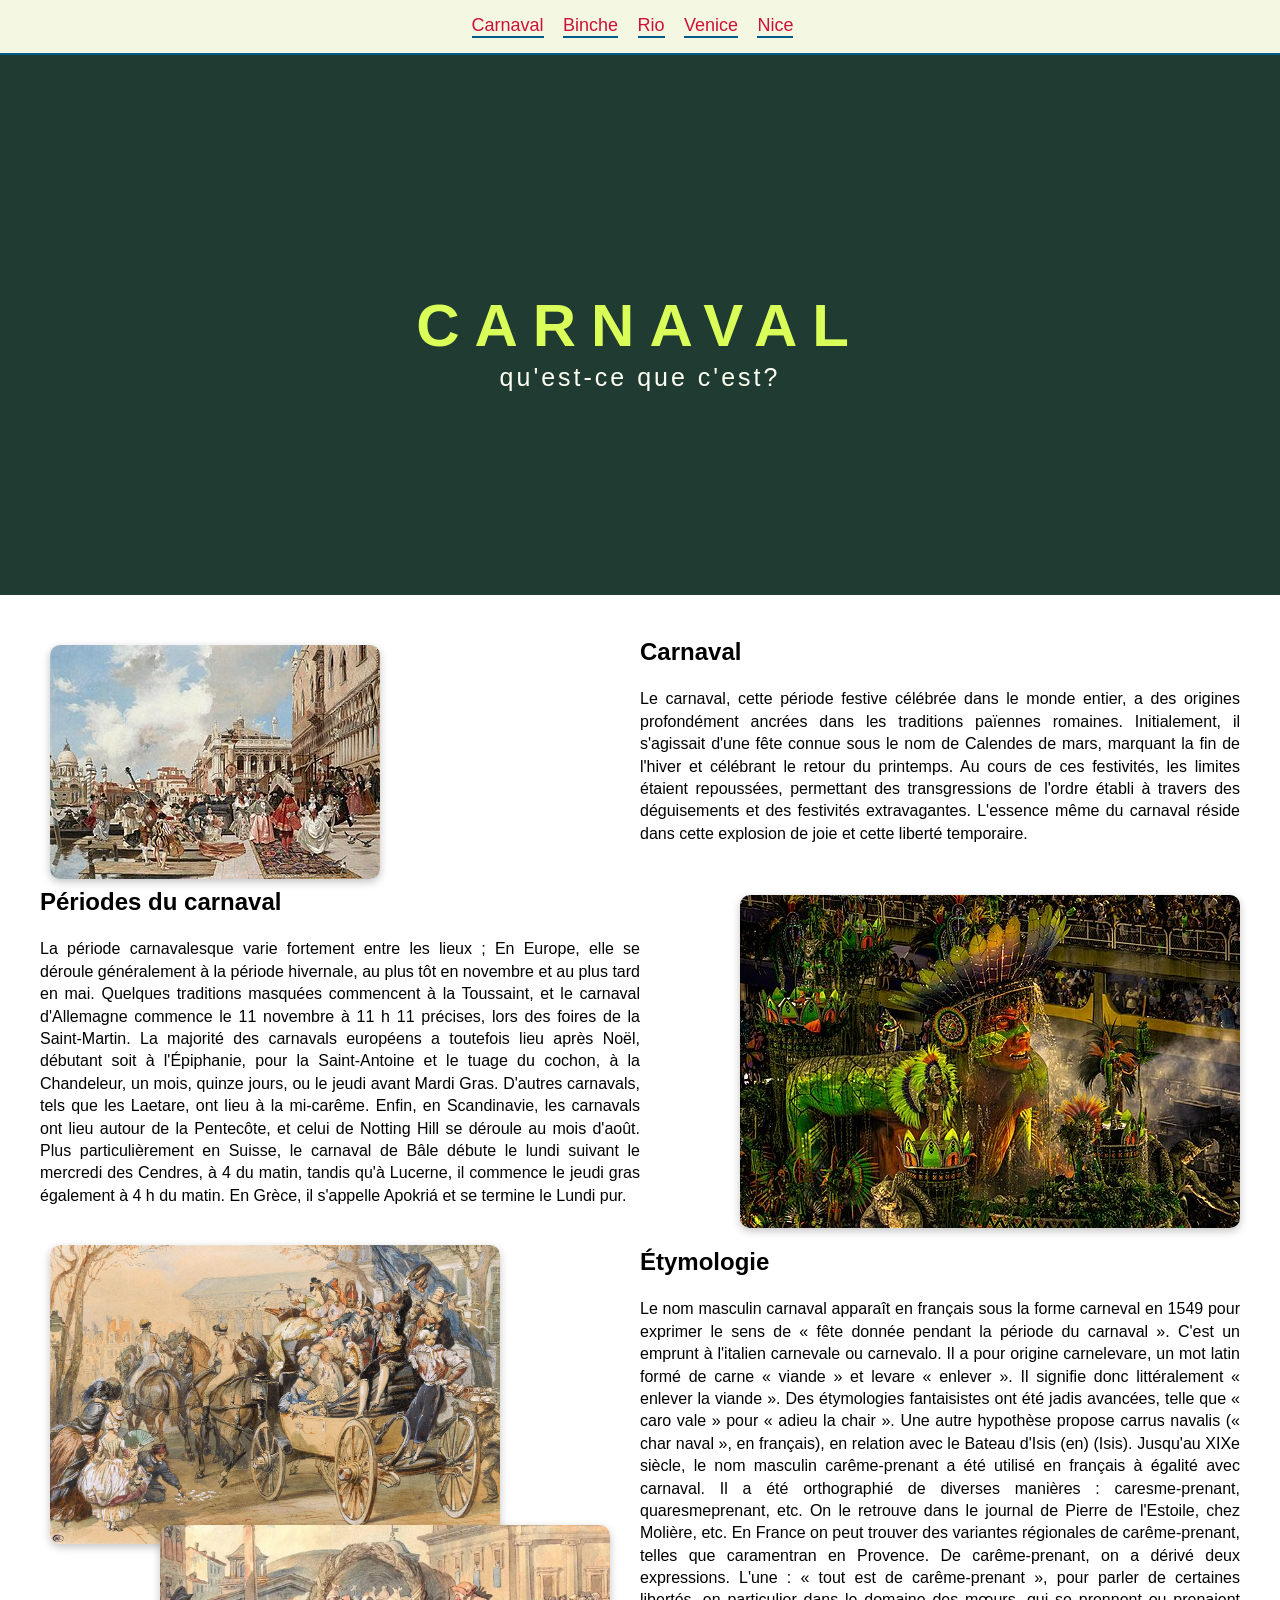
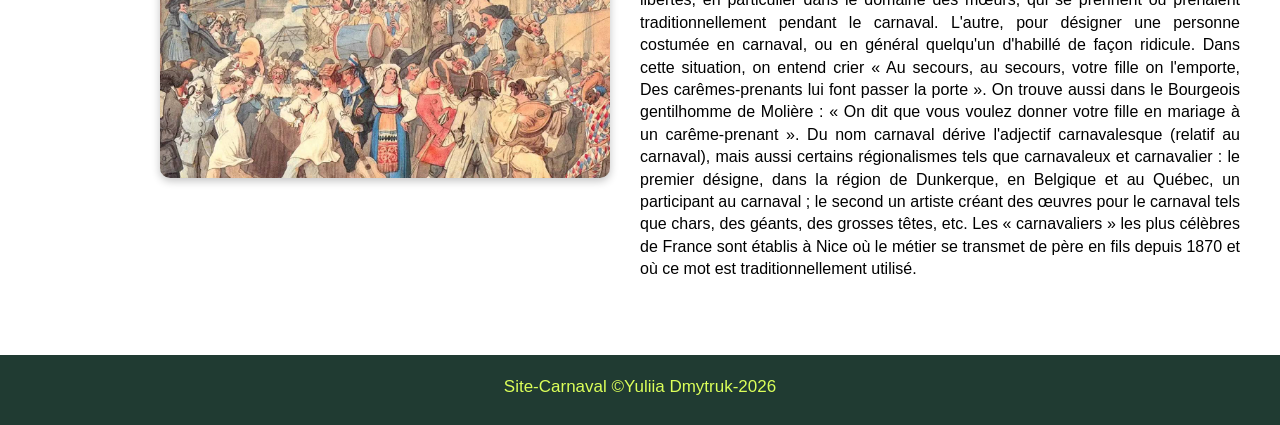
<file: carnaval.html>
<!DOCTYPE html>
<html lang="fr">
  <head>
    <meta charset="UTF-8" />
    <meta name="viewport" content="width=device-width, initial-scale=1.0" />
    <link rel="icon" type="image/x-icon" href="./images/favicon.svg" />
    <link rel="stylesheet" href="./css/style.css" />
    <title>Carnaval</title>
  </head>
  <body>
    <header>
      <nav>
        <ul class="nav_list">
          <a class="nav_link" href="./carnaval.html" target="_blank">
            Carnaval
          </a>
          <a class="nav_link" href="./binche.html" target="_blank"> Binche </a>
          <a class="nav_link" href="./rio.html" target="_blank"> Rio </a>

          <a class="nav_link" href="./venise.html" target="_blank"> Venice </a>
          <a class="nav_link" href="./nice.html" target="_blank"> Nice </a>
        </ul>
      </nav>
    </header>
    <div class="hero_carnaval">
      <h1 class="hero_text_carnaval">CARNAVAL</h1>
      <p class="hero_paragraph">qu'est-ce que c'est?</p>
    </div>

    <main>
      <div class="container container_carnaval">
        <div class="cards">
          <div class="carnaval_box_text carnaval_box_text_first">
            <h2 class="carnaval_title">Carnaval</h2>
            <p class="carnaval_text">
              Le carnaval, cette période festive célébrée dans le monde entier,
              a des origines profondément ancrées dans les traditions païennes
              romaines. Initialement, il s'agissait d'une fête connue sous le
              nom de Calendes de mars, marquant la fin de l'hiver et célébrant
              le retour du printemps. Au cours de ces festivités, les limites
              étaient repoussées, permettant des transgressions de l'ordre
              établi à travers des déguisements et des festivités extravagantes.
              L'essence même du carnaval réside dans cette explosion de joie et
              cette liberté temporaire.
            </p>
          </div>
          <div class="carnaval_box_text carnaval_box_text_second">
            <h2 class="carnaval_title">Périodes du carnaval</h2>
            <p class="carnaval_text">
              La période carnavalesque varie fortement entre les lieux ; En
              Europe, elle se déroule généralement à la période hivernale, au
              plus tôt en novembre et au plus tard en mai. Quelques traditions
              masquées commencent à la Toussaint, et le carnaval d'Allemagne
              commence le 11 novembre à 11 h 11 précises, lors des foires de la
              Saint-Martin. La majorité des carnavals européens a toutefois lieu
              après Noël, débutant soit à l'Épiphanie, pour la Saint-Antoine et
              le tuage du cochon, à la Chandeleur, un mois, quinze jours, ou le
              jeudi avant Mardi Gras. D'autres carnavals, tels que les Laetare,
              ont lieu à la mi-carême. Enfin, en Scandinavie, les carnavals ont
              lieu autour de la Pentecôte, et celui de Notting Hill se déroule
              au mois d'août. Plus particulièrement en Suisse, le carnaval de
              Bâle débute le lundi suivant le mercredi des Cendres, à 4 du
              matin, tandis qu'à Lucerne, il commence le jeudi gras également à
              4 h du matin. En Grèce, il s'appelle Apokriá et se termine le
              Lundi pur.
            </p>
          </div>

          <div class="carnaval_box_text carnaval_box_text_third">
            <h2 class="carnaval_title">Étymologie</h2>
            <p class="carnaval_text">
              Le nom masculin carnaval apparaît en français sous la forme
              carneval en 1549 pour exprimer le sens de « fête donnée pendant la
              période du carnaval ». C'est un emprunt à l'italien carnevale ou
              carnevalo. Il a pour origine carnelevare, un mot latin formé de
              carne « viande » et levare « enlever ». Il signifie donc
              littéralement « enlever la viande ». Des étymologies fantaisistes
              ont été jadis avancées, telle que « caro vale » pour « adieu la
              chair ». Une autre hypothèse propose carrus navalis (« char naval
              », en français), en relation avec le Bateau d'Isis (en) (Isis).
              Jusqu'au XIXe siècle, le nom masculin carême-prenant a été utilisé
              en français à égalité avec carnaval. Il a été orthographié de
              diverses manières : caresme-prenant, quaresmeprenant, etc. On le
              retrouve dans le journal de Pierre de l'Estoile, chez Molière,
              etc. En France on peut trouver des variantes régionales de
              carême-prenant, telles que caramentran en Provence. De
              carême-prenant, on a dérivé deux expressions. L'une : « tout est
              de carême-prenant », pour parler de certaines libertés, en
              particulier dans le domaine des mœurs, qui se prennent ou
              prenaient traditionnellement pendant le carnaval. L'autre, pour
              désigner une personne costumée en carnaval, ou en général
              quelqu'un d'habillé de façon ridicule. Dans cette situation, on
              entend crier « Au secours, au secours, votre fille on l'emporte,
              Des carêmes-prenants lui font passer la porte ». On trouve aussi
              dans le Bourgeois gentilhomme de Molière : « On dit que vous
              voulez donner votre fille en mariage à un carême-prenant ». Du nom
              carnaval dérive l'adjectif carnavalesque (relatif au carnaval),
              mais aussi certains régionalismes tels que carnavaleux et
              carnavalier : le premier désigne, dans la région de Dunkerque, en
              Belgique et au Québec, un participant au carnaval ; le second un
              artiste créant des œuvres pour le carnaval tels que chars, des
              géants, des grosses têtes, etc. Les « carnavaliers » les plus
              célèbres de France sont établis à Nice où le métier se transmet de
              père en fils depuis 1870 et où ce mot est traditionnellement
              utilisé.
            </p>
          </div>
          <img class="img_1" src="images/img_carnaval.jpg" alt="" />
          <img class="img_2" src="images/périod.jpg" alt="" />
          <img class="img_3" src="images/etmologie.jpg" width="450" alt="" />
          <img class="img_4" src="images/carna.jpg" width="450" alt="" />
        </div>
      </div>
    </main>
    <footer>
        <div class="footer_container">
        <p>Site-Carnaval ©Yuliia Dmytruk-2026</p>
        </div>
    </footer>
  </body>
</html>
</file>
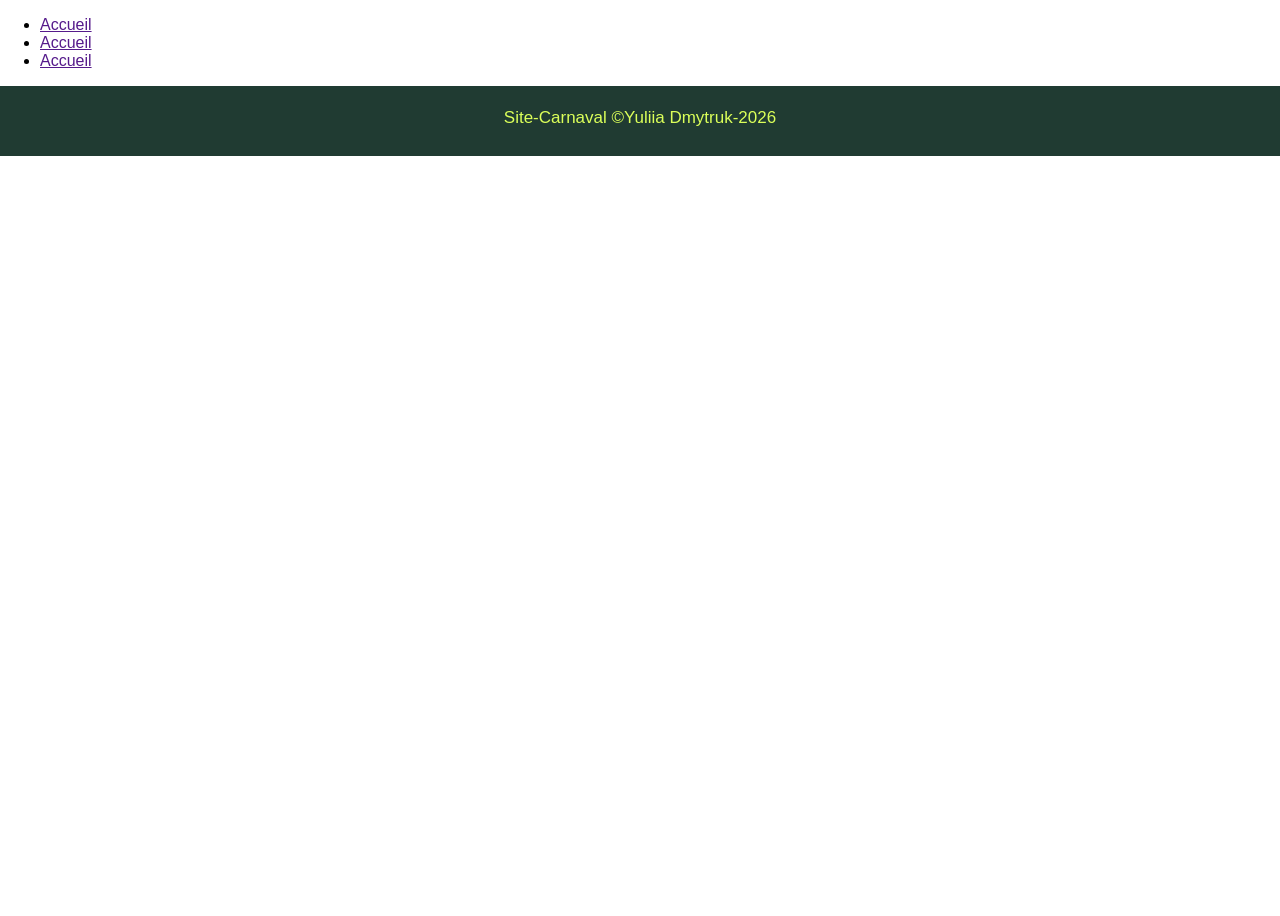
<file: nice.html>
<!DOCTYPE html>
<html lang="en">
<head>
    <meta charset="UTF-8">
    <meta name="viewport" content="width=device-width, initial-scale=1.0">
    <link rel="icon" type="image/x-icon" href="./images/favicon.svg">
    <link rel="stylesheet" href="css/style.css">
    <title>Document</title>
</head>
<body>
    <ul>
        <li>
            <a href="">Accueil</a>
        </li>
        <li>
            <a href="">Accueil</a>
        </li>
        <li>
            <a href="">Accueil</a>
        </li>
    </ul>
    <footer>
        <div class="footer_container">
        <p>Site-Carnaval ©Yuliia Dmytruk-2026</p>
        </div>
    </footer>
</body>
</html>
</file>
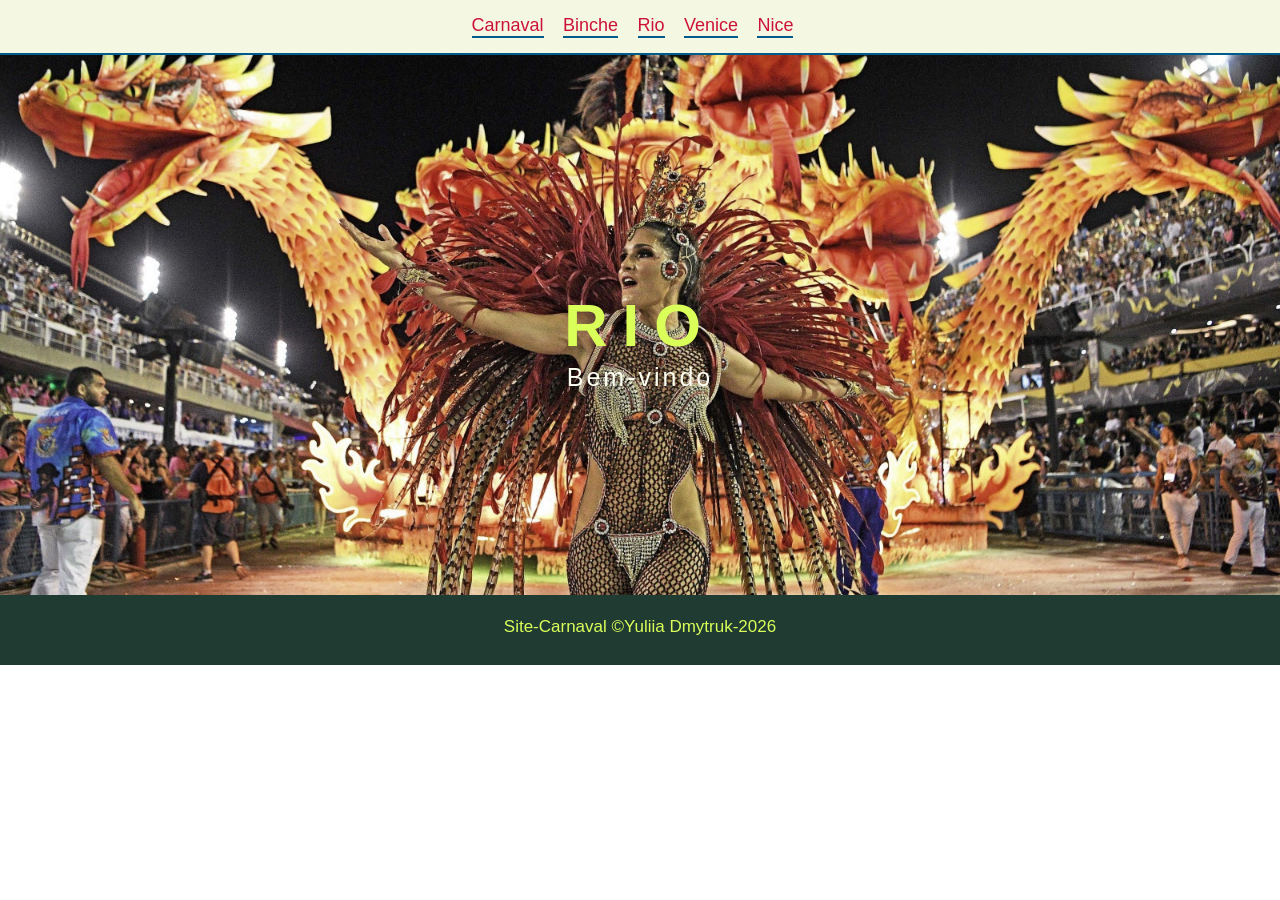
<file: rio.html>
<!DOCTYPE html>
<html lang="en">
<head>
    <meta charset="UTF-8">
    <meta name="viewport" content="width=device-width, initial-scale=1.0">
    <link rel="icon" type="image/x-icon" href="./images/favicon.svg">
    <link rel="stylesheet" href="./css/style.css">
    <title>Rio</title>
</head>
<body>
    <header>
        <nav>
             <ul class="nav_list">
     
                 <a class="nav_link" href="./carnaval.html" target="_blank">
                     Carnaval
                 </a>
                     <a class="nav_link" href="./binche.html" target="_blank">
                     Binche
                 </a>
            <a class="nav_link" href="./rio.html" target="_blank">
                    Rio
                 </a>
               <a class="nav_link" href="./venise.html" target="_blank">
               Venice
                 </a>
                 <a class="nav_link" href="./nice.html" target="_blank">
                   Nice
                 </a>
             </ul>
         </nav>
     </header>
     
         <div class="hero_rio">
            <img class="hero_rio_img" src="./images/rio.jpg" alt="">
                 <h1 class="hero_text_carnaval">RIO</h1>
                 <p class="hero_paragraph">Bem-vindo</p>
     </div>
     <footer>
        <div class="footer_container">
        <p>Site-Carnaval ©Yuliia Dmytruk-2026</p>
        </div>
    </footer>
</body>
</html>
</file>
<file: css/style.css>
body,
html {
  height: 100%;
  margin: 0;
  font-family: "Quicksand", sans-serif;
  font-optical-sizing: auto;
  font-weight: 500;
  font-style: normal;
  background-color: #ffffff;
}
.container {
  max-width: 1200px;
  margin: 0 auto;
  position: relative;
  width: auto;
  min-height: 350px;
  padding-bottom: 60px;
}
header {
  text-align: center;
  background-color: rgba(239, 246, 215, 0.7);
  position: sticky;
  top: 0;
  z-index: 999;
  border-bottom: 2px solid #005b8d;
}
nav {
  width: auto;
}
.nav_list {
  margin: 0;
  padding: 15px 0;
}
.nav_link {
  display: inline-block;
  margin-right: 15px;
  text-decoration: none;
  color: #cc1236;
  font-size: 18px;
  border-bottom: 2px solid #005b8d;
  transition: transform 0.3s ease, color 0.3s ease border-color 0.4s ease;
}

.nav_link:hover {
  transform: translateY(-3px) scale(1.1);

  color: #005b8d;
  border-color: #cc1236;
}

.hero {
  height: 60vh;
  overflow: hidden;
  position: relative;
  margin-bottom: 50px;
}
.hero_lable {
  position: absolute;
  bottom: 0;

  padding: 5px;
  color: #203b32;
  font-size: 18px;
  font-weight: bold;
  width: 100%;
  background-color: rgba(239, 255, 178, 0.7);
  padding: 10px 0;
  text-align: center;
}

.span_title_hero {
  background-color: #203b32;
  width: 30%;
  height: 100%;
  float: left;
}

.img_hero {
  width: 70%;
  height: 100%;
  float: left;
  object-fit: cover;
  filter: grayscale(25%);
}

.hero_text {
  color: #dbff59;
  font-size: 70px;
  padding: 60px 30px;

  font-family: "Oswald", sans-serif;
  font-optical-sizing: auto;
  letter-spacing: 5px;
}
.cards {
  padding-bottom: 40px;
}
.card {
  position: absolute;
  top: 20px;
  border-radius: 10%;
  height: 250px;
}
.card img {
  border-radius: 10px;
  box-shadow: rgba(0, 0, 0, 0.3) 0px 19px 38px,
    rgba(0, 0, 0, 0.22) 0px 15px 12px;
}
.card1 {
  left: 0;
}
.card2 {
  left: 27.8%;
}
.card3 {
  left: 55.7%;
}
.card4 {
  left: 83.6%;
}
.card_link {
  position: absolute;
  top: 105%;
  left: 28%;
  text-decoration: none;
  background-color: #ffffff;
  padding: 10px;
  color: #f44336;
  border-radius: 10px;
  transition: background-color 0.4s ease, color 0.4s ease;
}
.card_link:hover,
.card_link:active,
.card_link:focus {
  transform: scale(1.1) translateY(-5px);
  background-color: #f44336;
  color: #fff;
}
.lable {
  position: absolute;
  top: 0;
  right: 2%;
  padding: 5px;
  color: #fff;
  font-size: 15px;
  background-color: rgba(0, 100, 0, 0.7);
  border-bottom-right-radius: 7px;
  border-bottom-left-radius: 2px;
  border-top-right-radius: 2px;
  border-top-left-radius: 7px;
}

footer {
  bottom: 0;
  width: 100%;
  height: 60px;
  background-color: #203b32;
  color: #dbff59;
  text-align: center;
  padding: 5px 0;
  font-size: 17px;
}

/* CARNAVAL.HTML */
.container_carnaval {
  min-height: 1300px;
}

.hero_carnaval {
  background-color: #203b32;
  height: 60vh;
  position: relative;
}
.hero_text_carnaval {
  color: #dbff59;
  font-size: 60px;
  margin: 0;
  position: absolute;
  top: 50%;
  left: 50%;
  transform: translate(-50%, -50%);
  font-family: "Oswald", sans-serif;
  font-optical-sizing: auto;
  letter-spacing: 15px;
}
.hero_paragraph {
  position: absolute;
  font-size: 25px;
  letter-spacing: 3px;
  top: 55%;
  left: 50%;
  color: #fcfff2;

  transform: translate(-50%, -50%);
}

.carnaval_box_text {
  position: absolute;
  right: 0%;
  border-radius: 10%;
  height: 250px;
  max-width: 50%;
  text-align: justify;
  line-height: 1.4;
}

.carnaval_box_text_first {
  top: 20px;
}
.carnaval_box_text_second {
  top: 270px;
  left: 0;
}
.carnaval_box_text_third {
  top: 630px;
}

.img_1 {
  position: absolute;
  left: 10px;
  top: 50px;
  border-radius: 10px;
  box-shadow: rgba(0, 0, 0, 0.24) 0px 3px 8px;
}
.img_2 {
  position: absolute;
  right: 0;
  top: 300px;
  border-radius: 10px;
  box-shadow: rgba(0, 0, 0, 0.24) 0px 3px 8px;
}
.img_3 {
  position: absolute;
  left: 10px;
  top: 650px;
  border-radius: 10px;
  box-shadow: rgba(0, 0, 0, 0.24) 0px 3px 8px;
}
.img_4 {
  position: absolute;
  left: 120px;
  top: 930px;
  border-radius: 10px;
  box-shadow: rgba(0, 0, 0, 0.24) 0px 3px 8px;
}

/* BINCHE.HTML */
.hero_binche {
  background: linear-gradient(rgba(0, 0, 0, 0.548), rgba(0, 0, 0, 0.5)),
    url(../images/belg.jpg);
  height: 60vh;
  background-position: center;
  background-repeat: no-repeat;
  background-size: cover;
  position: relative;
  object-fit: cover;
  width: 100%;
}

/* RIO.HTML */
.hero_rio{
  position: relative;
  height: 60vh;
  width: 100%;
}
 .hero_rio_img{
  height: 100%;
  width: 100%;
  object-fit: cover;
  filter: grayscale(30%);
 }
.hero_text_rio{
  color: #dbff59;
  font-size: 60px;
  margin: 0;
  position: absolute;
  top: 50%;
  left: 50%;
  transform: translate(-50%, -50%);
  font-family: "Oswald", sans-serif;
  font-optical-sizing: auto;
  letter-spacing: 15px;
}
</file>
